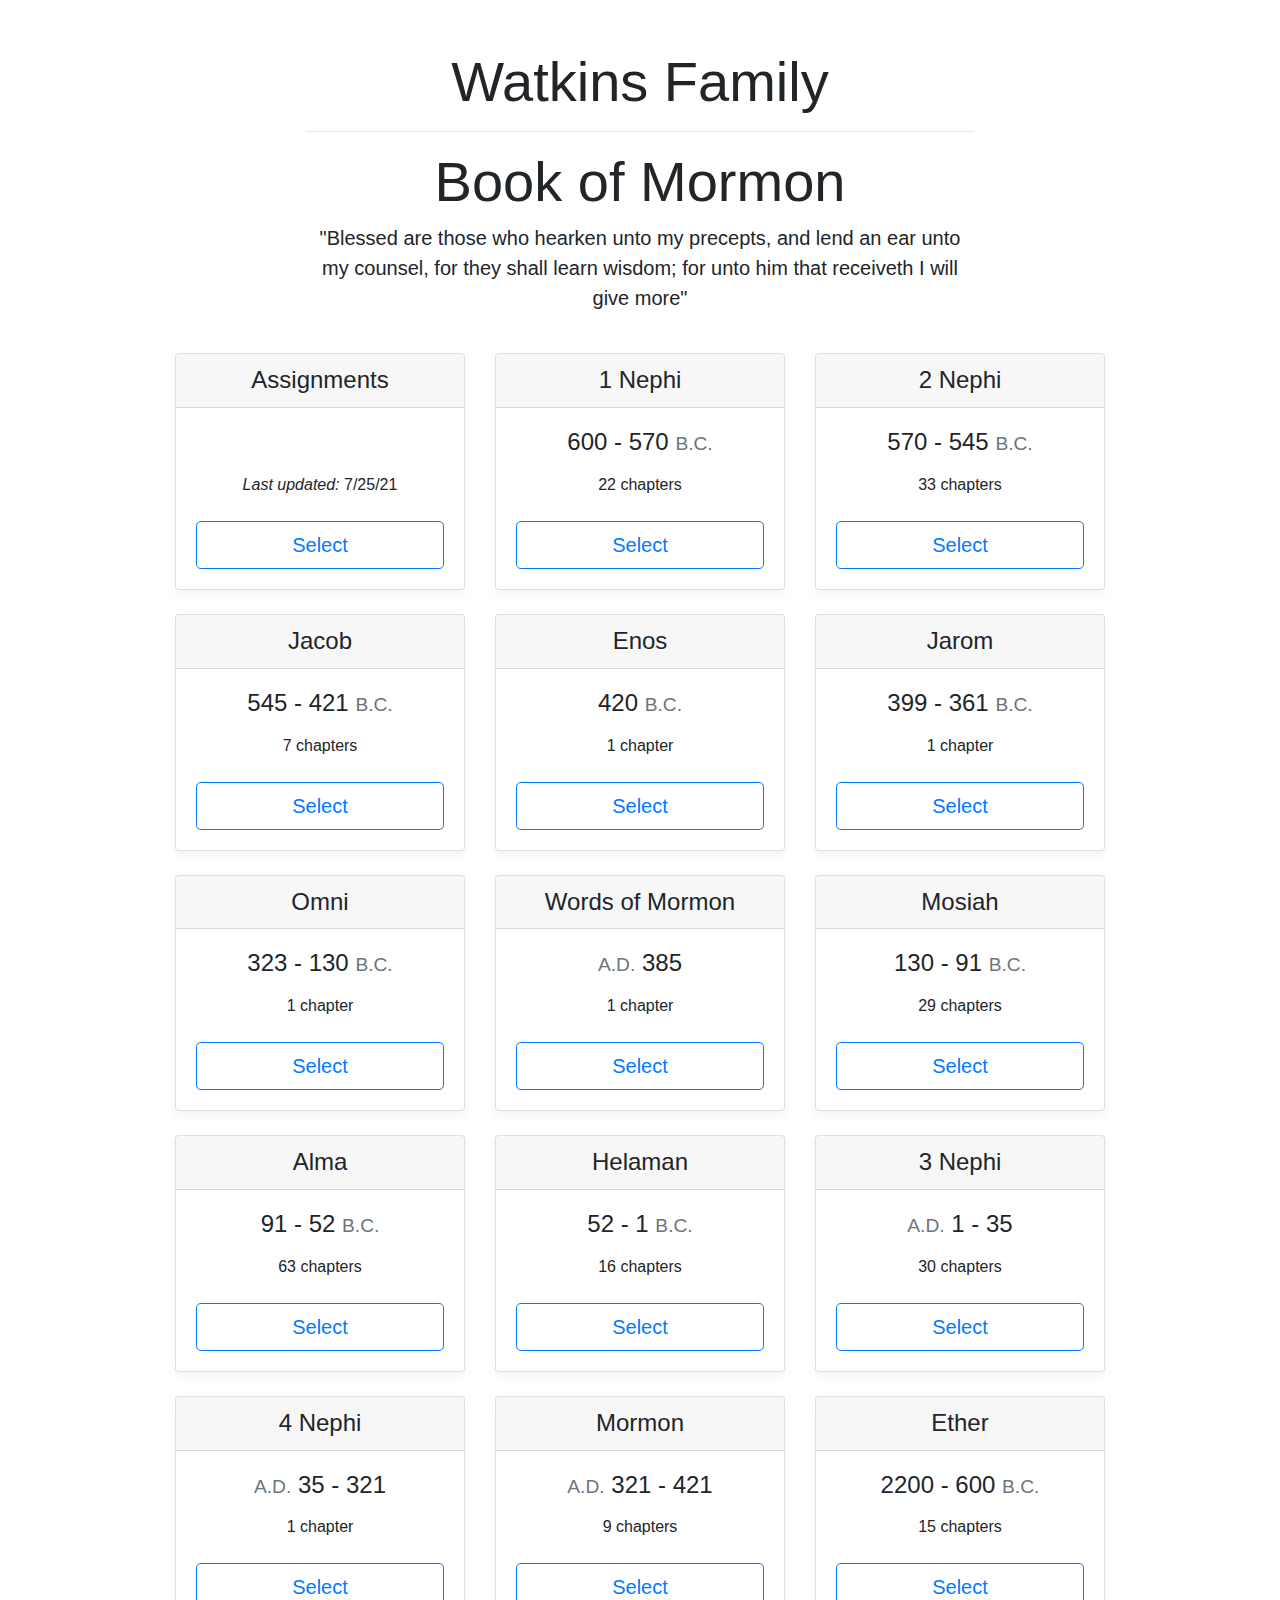
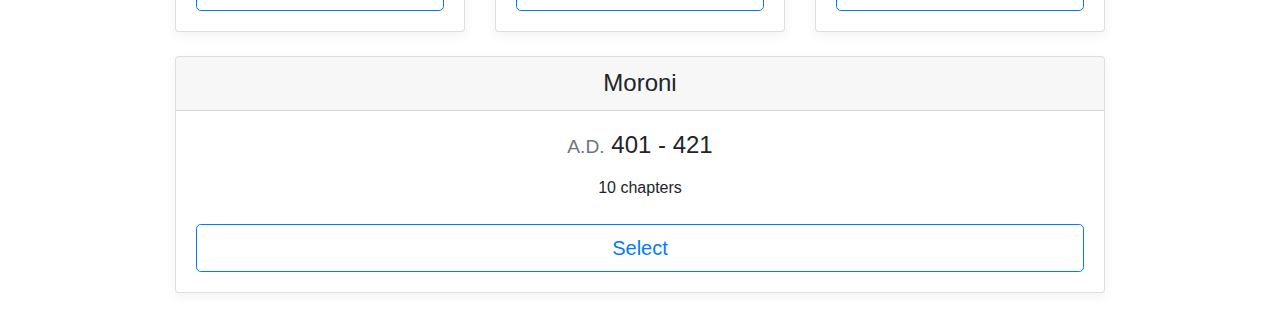
<file: index.html>
<!doctype html>
<html lang="en">
  <head>
    <meta charset="utf-8">
    <meta name="viewport" content="width=device-width, initial-scale=1, shrink-to-fit=no">
    <meta name="description" content="">
    <meta name="author" content="">
    <link rel="icon" href="img/thumbnail.png">
    <title>Watkins - Book of Mormon</title>
    <!-- CSS -->
    <link href="css/bootstrap.min.css" rel="stylesheet">
    <link href="css/main.css" rel="stylesheet">

  </head>

  <body>
    <div class="pricing-header px-3 py-3 pt-md-5 pb-md-4 mx-auto text-center">
      <h1 class="display-4">Watkins Family <hr>Book of Mormon</h1>
      <p class="lead">"Blessed are those who hearken unto my precepts, and lend an ear unto my counsel, for they shall learn wisdom; for unto him that receiveth I will give more"</p>
    </div>
    <div class="container">
      <div class="card-deck mb-3 text-center">
        <div class="card mb-4 box-shadow">
          <div class="card-header">
            <h4 class="my-0 font-weight-normal">Assignments</h4>
          </div>
          <div class="card-body">
            <h4 class="card-title pricing-card-title">&nbsp;</h4>
            <ul class="list-unstyled mt-3 mb-4">
              <li><i>Last updated:</i> 7/25/21</li>
            </ul>
            <a href="assignments.html">
                <button  type="button" class="btn btn-lg btn-block btn-outline-primary">Select</button>
            </a>
          </div>
        </div>
        <div class="card mb-4 box-shadow">
          <div class="card-header">
            <h4 class="my-0 font-weight-normal">1 Nephi</h4>
          </div>
          <div class="card-body">
            <h4 class="card-title pricing-card-title">600 - 570 <small class="text-muted">B.C.</small></h4>
            <ul class="list-unstyled mt-3 mb-4">
              <li>22 chapters</li>
            </ul>
            <a href="chapter-list.html?book=1nephi">
                <button  type="button" class="btn btn-lg btn-block btn-outline-primary">Select</button>
            </a>
          </div>
        </div>
        <div class="card mb-4 box-shadow">
          <div class="card-header">
            <h4 class="my-0 font-weight-normal">2 Nephi</h4>
          </div>
          <div class="card-body">
            <h4 class="card-title pricing-card-title">570 - 545 <small class="text-muted">B.C.</small></h4>
            <ul class="list-unstyled mt-3 mb-4">
              <li>33 chapters</li>
            </ul>
            <a href="chapter-list.html?book=2nephi">
                <button  type="button" class="btn btn-lg btn-block btn-outline-primary">Select</button>
            </a>
        </div>
        </div>
        <div class="card mb-4 box-shadow">
          <div class="card-header">
            <h4 class="my-0 font-weight-normal">Jacob</h4>
          </div>
          <div class="card-body">
            <h4 class="card-title pricing-card-title">545 - 421 <small class="text-muted">B.C.</small></h4>
            <ul class="list-unstyled mt-3 mb-4">
              <li>7 chapters</li>
            </ul>
            <a href="chapter-list.html?book=jacob">
                <button  type="button" class="btn btn-lg btn-block btn-outline-primary">Select</button>
            </a>
        </div>
        </div>
        <div class="card mb-4 box-shadow">
          <div class="card-header">
            <h4 class="my-0 font-weight-normal">Enos</h4>
          </div>
          <div class="card-body">
            <h4 class="card-title pricing-card-title">420 <small class="text-muted">B.C.</small></h4>
            <ul class="list-unstyled mt-3 mb-4">
              <li>1 chapter</li>
            </ul>
            <a href="chapter-list.html?book=enos">
                <button  type="button" class="btn btn-lg btn-block btn-outline-primary">Select</button>
            </a>
        </div>
        </div>
        <div class="card mb-4 box-shadow">
          <div class="card-header">
            <h4 class="my-0 font-weight-normal">Jarom</h4>
          </div>
          <div class="card-body">
            <h4 class="card-title pricing-card-title">399 - 361 <small class="text-muted">B.C.</small></h4>
            <ul class="list-unstyled mt-3 mb-4">
              <li>1 chapter</li>
            </ul>
            <a href="chapter-list.html?book=jarom">
                <button  type="button" class="btn btn-lg btn-block btn-outline-primary">Select</button>
            </a>
         </div>
        </div>
        <div class="card mb-4 box-shadow">
          <div class="card-header">
            <h4 class="my-0 font-weight-normal">Omni</h4>
          </div>
          <div class="card-body">
            <h4 class="card-title pricing-card-title">323 - 130 <small class="text-muted">B.C.</small></h4>
            <ul class="list-unstyled mt-3 mb-4">
              <li>1 chapter</li>
            </ul>
            <a href="chapter-list.html?book=omni">
                <button  type="button" class="btn btn-lg btn-block btn-outline-primary">Select</button>
            </a>
        </div>
        </div>
        <div class="card mb-4 box-shadow">
          <div class="card-header">
            <h4 class="my-0 font-weight-normal">Words of Mormon</h4>
          </div>
          <div class="card-body">
            <h4 class="card-title pricing-card-title"><small class="text-muted">A.D.</small> 385</h4>
            <ul class="list-unstyled mt-3 mb-4">
              <li>1 chapter</li>
            </ul>
            <a href="chapter-list.html?book=wom">
                <button  type="button" class="btn btn-lg btn-block btn-outline-primary">Select</button>
            </a>
        </div>
        </div>
        <div class="card mb-4 box-shadow">
          <div class="card-header">
            <h4 class="my-0 font-weight-normal">Mosiah</h4>
          </div>
          <div class="card-body">
            <h4 class="card-title pricing-card-title">130 - 91 <small class="text-muted">B.C.</small></h4>
            <ul class="list-unstyled mt-3 mb-4">
              <li>29 chapters</li>
            </ul>
            <a href="chapter-list.html?book=mosiah">
                <button  type="button" class="btn btn-lg btn-block btn-outline-primary">Select</button>
            </a>
        </div>
        </div>
        <div class="card mb-4 box-shadow">
          <div class="card-header">
            <h4 class="my-0 font-weight-normal">Alma</h4>
          </div>
          <div class="card-body">
            <h4 class="card-title pricing-card-title">91 - 52 <small class="text-muted">B.C.</small></h4>
            <ul class="list-unstyled mt-3 mb-4">
              <li>63 chapters</li>
            </ul>
            <a href="chapter-list.html?book=alma">
                <button  type="button" class="btn btn-lg btn-block btn-outline-primary">Select</button>
            </a>
        </div>
        </div>
        <div class="card mb-4 box-shadow">
          <div class="card-header">
            <h4 class="my-0 font-weight-normal">Helaman</h4>
          </div>
          <div class="card-body">
            <h4 class="card-title pricing-card-title">52 - 1 <small class="text-muted">B.C.</small></h4>
            <ul class="list-unstyled mt-3 mb-4">
              <li>16 chapters</li>
            </ul>
            <a href="chapter-list.html?book=helaman">
                <button  type="button" class="btn btn-lg btn-block btn-outline-primary">Select</button>
            </a>
        </div>
        </div>
        <div class="card mb-4 box-shadow">
          <div class="card-header">
            <h4 class="my-0 font-weight-normal">3 Nephi</h4>
          </div>
          <div class="card-body">
            <h4 class="card-title pricing-card-title"><small class="text-muted">A.D.</small> 1 - 35</h4>
            <ul class="list-unstyled mt-3 mb-4">
              <li>30 chapters</li>
            </ul>
            <a href="chapter-list.html?book=3nephi">
                <button  type="button" class="btn btn-lg btn-block btn-outline-primary">Select</button>
            </a>
        </div>
        </div>
        <div class="card mb-4 box-shadow">
          <div class="card-header">
            <h4 class="my-0 font-weight-normal">4 Nephi</h4>
          </div>
          <div class="card-body">
            <h4 class="card-title pricing-card-title"><small class="text-muted">A.D.</small> 35 - 321 </h4>
            <ul class="list-unstyled mt-3 mb-4">
              <li>1 chapter</li>
            </ul>
            <a href="chapter-list.html?book=4nephi">
                <button  type="button" class="btn btn-lg btn-block btn-outline-primary">Select</button>
            </a>
        </div>
        </div>
        <div class="card mb-4 box-shadow">
          <div class="card-header">
            <h4 class="my-0 font-weight-normal">Mormon</h4>
          </div>
          <div class="card-body">
              <h4 class="card-title pricing-card-title"><small class="text-muted">A.D.</small> 321 - 421 </h4>
            <ul class="list-unstyled mt-3 mb-4">
              <li>9 chapters</li>
            </ul>
            <a href="chapter-list.html?book=mormon">
                <button  type="button" class="btn btn-lg btn-block btn-outline-primary">Select</button>
            </a>
        </div>
        </div>
        <div class="card mb-4 box-shadow">
          <div class="card-header">
            <h4 class="my-0 font-weight-normal">Ether</h4>
          </div>
          <div class="card-body">
              <h4 class="card-title pricing-card-title">2200 - 600 <small class="text-muted">B.C.</small></h4>
            <ul class="list-unstyled mt-3 mb-4">
              <li>15 chapters</li>
            </ul>
            <a href="chapter-list.html?book=ether">
                <button  type="button" class="btn btn-lg btn-block btn-outline-primary">Select</button>
            </a>
        </div>
        </div>
        <div class="card mb-4 box-shadow">
          <div class="card-header">
            <h4 class="my-0 font-weight-normal">Moroni</h4>
          </div>
          <div class="card-body">
              <h4 class="card-title pricing-card-title"><small class="text-muted">A.D.</small> 401 - 421 </h4>
            <ul class="list-unstyled mt-3 mb-4">
              <li>10 chapters</li>
            </ul>
            <a href="chapter-list.html?book=moroni">
                <button  type="button" class="btn btn-lg btn-block btn-outline-primary">Select</button>
            </a>
        </div>
        </div>

        <!--div class="card mb-4 box-shadow">
          <div class="card-header">
            <h4 class="my-0 font-weight-normal">Key People and Places<br><br></h4>
          </div>
          <div class="card-body">
            <ul class="list-unstyled mt-3 mb-4">
              <li>9 chapters</li>
            </ul>
              <br>
              <a href="profiles.html">
                  <button  type="button" class="btn btn-lg btn-block btn-outline-primary">Select</button>
              </a>
          </div>
        </div>

        <div class="card mb-4 box-shadow">
          <div class="card-header">
            <h4 class="my-0 font-weight-normal">Timelines<br><br></h4>
          </div>
          <div class="card-body">
            <ul class="list-unstyled mt-3 mb-4">
              <li>15 chapters</li>
            </ul>
            <br>
            <a href="chapter-list.html?book=time">
                <button  type="button" class="btn btn-lg btn-block btn-outline-primary">Select</button>
            </a>
        </div>
        </div>

        <div class="card mb-4 box-shadow">
          <div class="card-header">
            <h4 class="my-0 font-weight-normal">Testimony of <br>Joseph Smith</h4>
          </div>
          <div class="card-body">
            <ul class="list-unstyled mt-3 mb-4">
              <li>7 chapters</li>
            </ul>
            <br>
            <a href="chapter-list.html?book=test">
                <button  type="button" class="btn btn-lg btn-block btn-outline-primary">Select</button>
            </a>
        </div>
      </div-->

      </div>

      <!--div class="row mb-2">
      <div class="col-md-6">
        <div class="row no-gutters border rounded overflow-hidden flex-md-row mb-4 shadow-sm h-md-250 position-relative">
          <div class="col p-4 d-flex flex-column position-static">
            <strong class="d-inline-block mb-2 text-primary">World</strong>
            <h3 class="mb-0">Featured post</h3>
            <div class="mb-1 text-muted">Nov 12</div>
            <p class="card-text mb-auto">This is a wider card with supporting text below as a natural lead-in to additional content.</p>
            <a href="#" class="stretched-link">Continue reading</a>
          </div>
          <div class="col-auto d-none d-lg-block">
            <svg class="bd-placeholder-img" width="200" height="250" xmlns="http://www.w3.org/2000/svg" preserveAspectRatio="xMidYMid slice" focusable="false" role="img" aria-label="Placeholder: Thumbnail"><title>Placeholder</title><rect width="100%" height="100%" fill="#55595c"></rect><text x="50%" y="50%" fill="#eceeef" dy=".3em">Thumbnail</text></svg>
          </div>
        </div>
      </div>
      <div class="col-md-6">
        <div class="row no-gutters border rounded overflow-hidden flex-md-row mb-4 shadow-sm h-md-250 position-relative">
          <div class="col p-4 d-flex flex-column position-static">
            <strong class="d-inline-block mb-2 text-success">Design</strong>
            <h3 class="mb-0">Post title</h3>
            <div class="mb-1 text-muted">Nov 11</div>
            <p class="mb-auto">This is a wider card with supporting text below as a natural lead-in to additional content.</p>
            <a href="#" class="stretched-link">Continue reading</a>
          </div>
          <div class="col-auto d-none d-lg-block">
            <svg class="bd-placeholder-img" width="200" height="250" xmlns="http://www.w3.org/2000/svg" preserveAspectRatio="xMidYMid slice" focusable="false" role="img" aria-label="Placeholder: Thumbnail"><title>Placeholder</title><rect width="100%" height="100%" fill="#55595c"></rect><text x="50%" y="50%" fill="#eceeef" dy=".3em">Thumbnail</text></svg>
          </div>
        </div>
      </div>
    </div-->
    </div>


  </body>
</html>
</file>
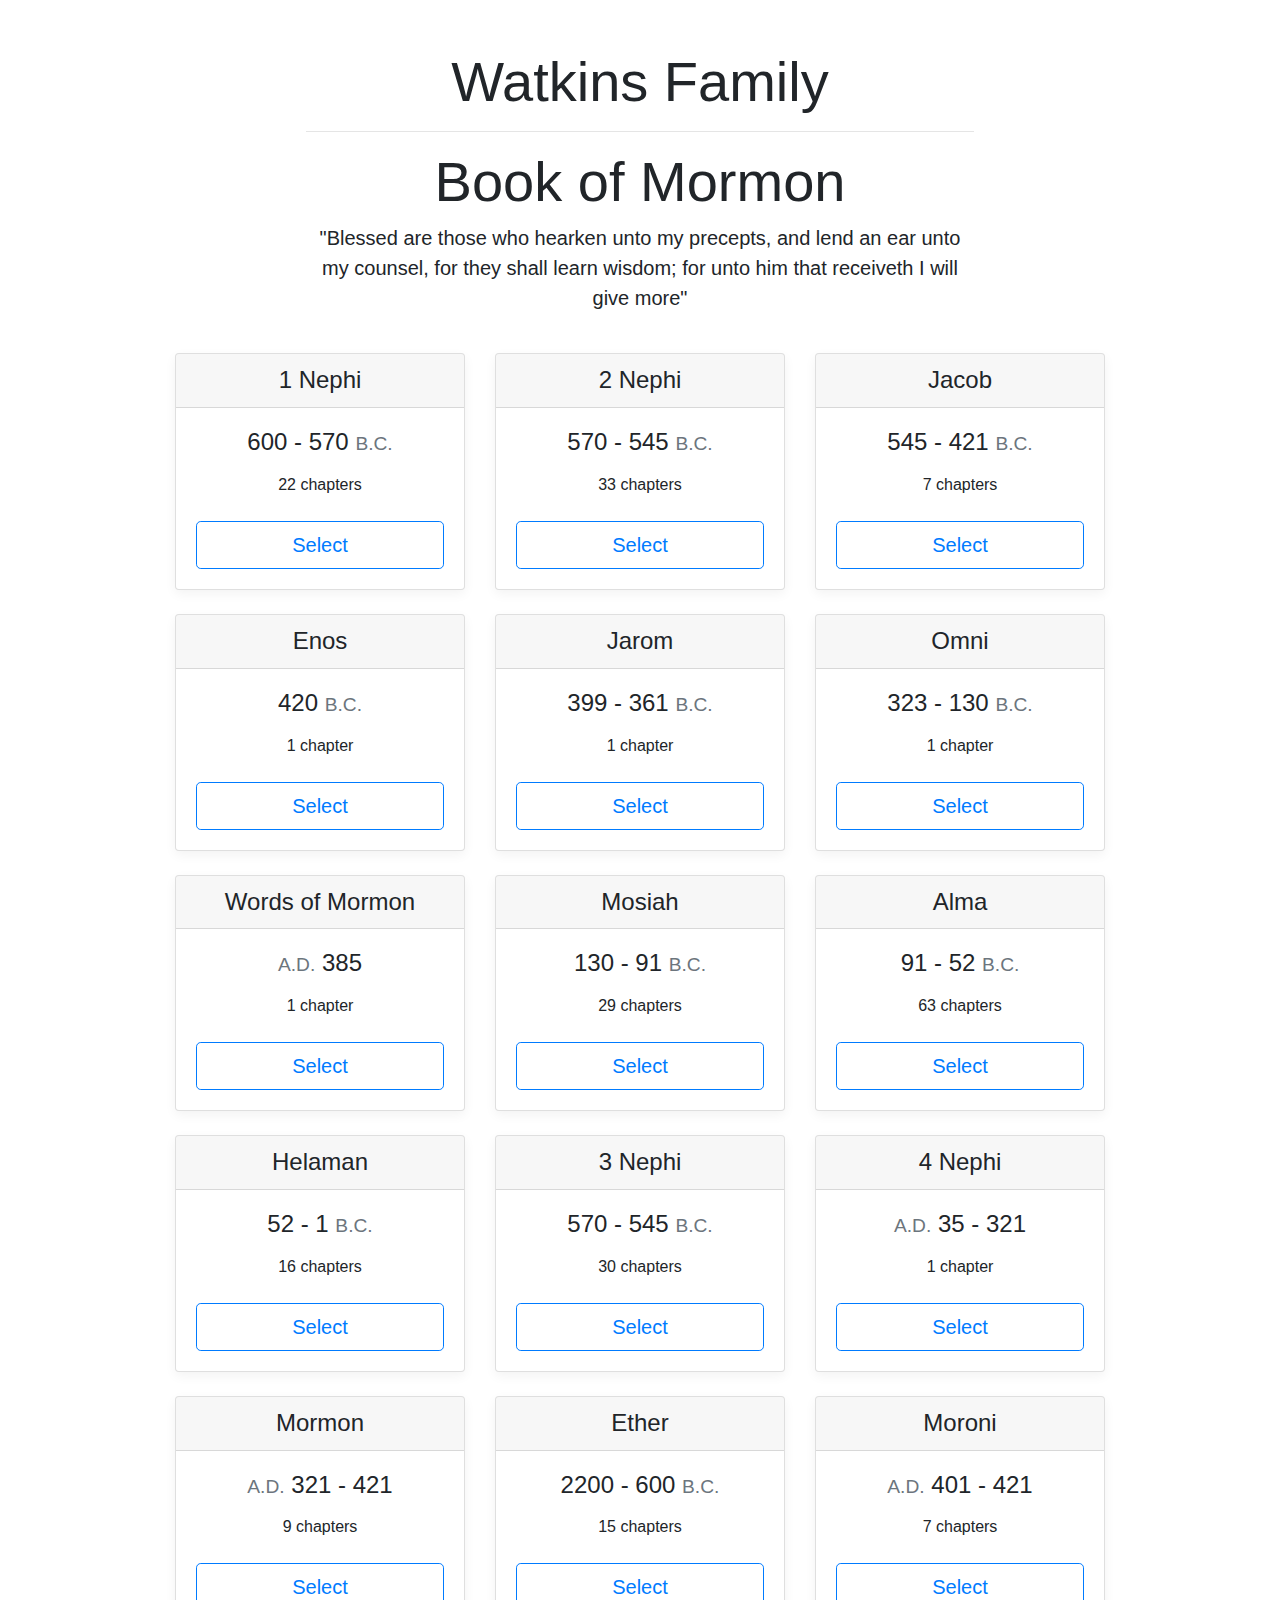
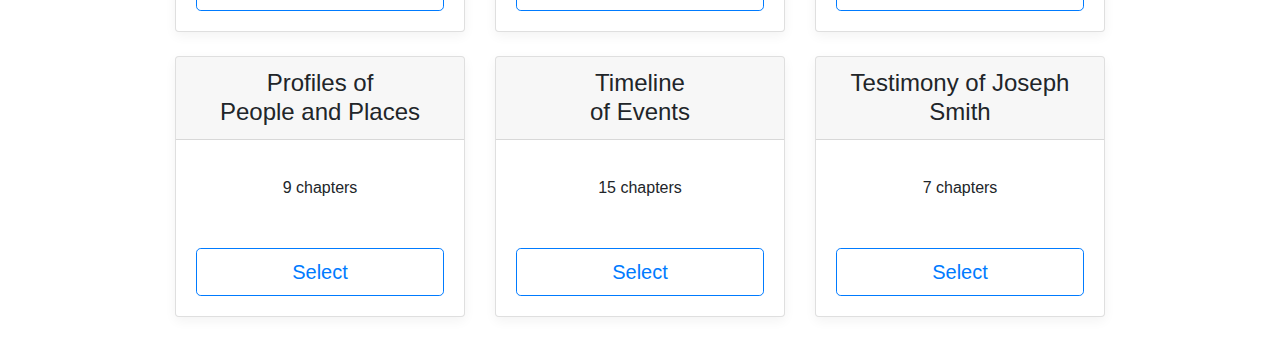
<file: main.html>
<!doctype html>
<html lang="en">
  <head>
    <meta charset="utf-8">
    <meta name="viewport" content="width=device-width, initial-scale=1, shrink-to-fit=no">
    <meta name="description" content="">
    <meta name="author" content="">
    <link rel="icon" href="img/thumbnail.png">
    <title>Watkins - Book of Mormon</title>
    <!-- CSS -->
    <link href="css/bootstrap.min.css" rel="stylesheet">
    <link href="css/main.css" rel="stylesheet">
  </head>

  <body>
    <div class="pricing-header px-3 py-3 pt-md-5 pb-md-4 mx-auto text-center">
      <h1 class="display-4">Watkins Family <hr>Book of Mormon</h1>
      <p class="lead">"Blessed are those who hearken unto my precepts, and lend an ear unto my counsel, for they shall learn wisdom; for unto him that receiveth I will give more"</p>
    </div>
    <div class="container">
      <div class="card-deck mb-3 text-center">
        <div class="card mb-4 box-shadow">
          <div class="card-header">
            <h4 class="my-0 font-weight-normal">1 Nephi</h4>
          </div>
          <div class="card-body">
            <h4 class="card-title pricing-card-title">600 - 570 <small class="text-muted">B.C.</small></h4>
            <ul class="list-unstyled mt-3 mb-4">
              <li>22 chapters</li>
            </ul>
            <a href="/content?selection=1nephi">
                <button  type="button" class="btn btn-lg btn-block btn-outline-primary">Select</button>
            </a>
          </div>
        </div>
        <div class="card mb-4 box-shadow">
          <div class="card-header">
            <h4 class="my-0 font-weight-normal">2 Nephi</h4>
          </div>
          <div class="card-body">
            <h4 class="card-title pricing-card-title">570 - 545 <small class="text-muted">B.C.</small></h4>
            <ul class="list-unstyled mt-3 mb-4">
              <li>33 chapters</li>
            </ul>
            <a href="/content?selection=2nephi">
                <button  type="button" class="btn btn-lg btn-block btn-outline-primary">Select</button>
            </a>
        </div>
        </div>
        <div class="card mb-4 box-shadow">
          <div class="card-header">
            <h4 class="my-0 font-weight-normal">Jacob</h4>
          </div>
          <div class="card-body">
            <h4 class="card-title pricing-card-title">545 - 421 <small class="text-muted">B.C.</small></h4>
            <ul class="list-unstyled mt-3 mb-4">
              <li>7 chapters</li>
            </ul>
            <a href="/content?selection=jacob">
                <button  type="button" class="btn btn-lg btn-block btn-outline-primary">Select</button>
            </a>
        </div>
        </div>
        <div class="card mb-4 box-shadow">
          <div class="card-header">
            <h4 class="my-0 font-weight-normal">Enos</h4>
          </div>
          <div class="card-body">
            <h4 class="card-title pricing-card-title">420 <small class="text-muted">B.C.</small></h4>
            <ul class="list-unstyled mt-3 mb-4">
              <li>1 chapter</li>
            </ul>
            <a href="/content?selection=enos">
                <button  type="button" class="btn btn-lg btn-block btn-outline-primary">Select</button>
            </a>
        </div>
        </div>
        <div class="card mb-4 box-shadow">
          <div class="card-header">
            <h4 class="my-0 font-weight-normal">Jarom</h4>
          </div>
          <div class="card-body">
            <h4 class="card-title pricing-card-title">399 - 361 <small class="text-muted">B.C.</small></h4>
            <ul class="list-unstyled mt-3 mb-4">
              <li>1 chapter</li>
            </ul>
            <a href="/content?selection=jarom">
                <button  type="button" class="btn btn-lg btn-block btn-outline-primary">Select</button>
            </a>
         </div>
        </div>
        <div class="card mb-4 box-shadow">
          <div class="card-header">
            <h4 class="my-0 font-weight-normal">Omni</h4>
          </div>
          <div class="card-body">
            <h4 class="card-title pricing-card-title">323 - 130 <small class="text-muted">B.C.</small></h4>
            <ul class="list-unstyled mt-3 mb-4">
              <li>1 chapter</li>
            </ul>
            <a href="/content?selection=omni">
                <button  type="button" class="btn btn-lg btn-block btn-outline-primary">Select</button>
            </a>
        </div>
        </div>
        <div class="card mb-4 box-shadow">
          <div class="card-header">
            <h4 class="my-0 font-weight-normal">Words of Mormon</h4>
          </div>
          <div class="card-body">
            <h4 class="card-title pricing-card-title"><small class="text-muted">A.D.</small> 385</h4>
            <ul class="list-unstyled mt-3 mb-4">
              <li>1 chapter</li>
            </ul>
            <a href="/content?selection=wom">
                <button  type="button" class="btn btn-lg btn-block btn-outline-primary">Select</button>
            </a>
        </div>
        </div>
        <div class="card mb-4 box-shadow">
          <div class="card-header">
            <h4 class="my-0 font-weight-normal">Mosiah</h4>
          </div>
          <div class="card-body">
            <h4 class="card-title pricing-card-title">130 - 91 <small class="text-muted">B.C.</small></h4>
            <ul class="list-unstyled mt-3 mb-4">
              <li>29 chapters</li>
            </ul>
            <a href="/content?selection=mosiah">
                <button  type="button" class="btn btn-lg btn-block btn-outline-primary">Select</button>
            </a>
        </div>
        </div>
        <div class="card mb-4 box-shadow">
          <div class="card-header">
            <h4 class="my-0 font-weight-normal">Alma</h4>
          </div>
          <div class="card-body">
            <h4 class="card-title pricing-card-title">91 - 52 <small class="text-muted">B.C.</small></h4>
            <ul class="list-unstyled mt-3 mb-4">
              <li>63 chapters</li>
            </ul>
            <a href="/content?selection=alma">
                <button  type="button" class="btn btn-lg btn-block btn-outline-primary">Select</button>
            </a>
        </div>
        </div>
        <div class="card mb-4 box-shadow">
          <div class="card-header">
            <h4 class="my-0 font-weight-normal">Helaman</h4>
          </div>
          <div class="card-body">
            <h4 class="card-title pricing-card-title">52 - 1 <small class="text-muted">B.C.</small></h4>
            <ul class="list-unstyled mt-3 mb-4">
              <li>16 chapters</li>
            </ul>
            <a href="/content?selection=helaman">
                <button  type="button" class="btn btn-lg btn-block btn-outline-primary">Select</button>
            </a>
        </div>
        </div>
        <div class="card mb-4 box-shadow">
          <div class="card-header">
            <h4 class="my-0 font-weight-normal">3 Nephi</h4>
          </div>
          <div class="card-body">
            <h4 class="card-title pricing-card-title">570 - 545 <small class="text-muted">B.C.</small></h4>
            <ul class="list-unstyled mt-3 mb-4">
              <li>30 chapters</li>
            </ul>
            <a href="/content?selection=3nephi">
                <button  type="button" class="btn btn-lg btn-block btn-outline-primary">Select</button>
            </a>
        </div>
        </div>
        <div class="card mb-4 box-shadow">
          <div class="card-header">
            <h4 class="my-0 font-weight-normal">4 Nephi</h4>
          </div>
          <div class="card-body">
            <h4 class="card-title pricing-card-title"><small class="text-muted">A.D.</small> 35 - 321 </h4>
            <ul class="list-unstyled mt-3 mb-4">
              <li>1 chapter</li>
            </ul>
            <a href="/content?selection=4nephi">
                <button  type="button" class="btn btn-lg btn-block btn-outline-primary">Select</button>
            </a>
        </div>
        </div>
        <div class="card mb-4 box-shadow">
          <div class="card-header">
            <h4 class="my-0 font-weight-normal">Mormon</h4>
          </div>
          <div class="card-body">
              <h4 class="card-title pricing-card-title"><small class="text-muted">A.D.</small> 321 - 421 </h4>
            <ul class="list-unstyled mt-3 mb-4">
              <li>9 chapters</li>
            </ul>
            <a href="/content?selection=mormon">
                <button  type="button" class="btn btn-lg btn-block btn-outline-primary">Select</button>
            </a>
        </div>
        </div>
        <div class="card mb-4 box-shadow">
          <div class="card-header">
            <h4 class="my-0 font-weight-normal">Ether</h4>
          </div>
          <div class="card-body">
              <h4 class="card-title pricing-card-title">2200 - 600 <small class="text-muted">B.C.</small></h4>
            <ul class="list-unstyled mt-3 mb-4">
              <li>15 chapters</li>
            </ul>
            <a href="/content?selection=ether">
                <button  type="button" class="btn btn-lg btn-block btn-outline-primary">Select</button>
            </a>
        </div>
        </div>
        <div class="card mb-4 box-shadow">
          <div class="card-header">
            <h4 class="my-0 font-weight-normal">Moroni</h4>
          </div>
          <div class="card-body">
              <h4 class="card-title pricing-card-title"><small class="text-muted">A.D.</small> 401 - 421 </h4>
            <ul class="list-unstyled mt-3 mb-4">
              <li>7 chapters</li>
            </ul>
            <a href="/content?selection=moroni">
                <button  type="button" class="btn btn-lg btn-block btn-outline-primary">Select</button>
            </a>
        </div>
        </div>
        <div class="card mb-4 box-shadow">
          <div class="card-header">
            <h4 class="my-0 font-weight-normal">Profiles of <br>People and Places</h4>
          </div>
          <div class="card-body">
            <ul class="list-unstyled mt-3 mb-4">
              <li>9 chapters</li>
            </ul>
              <br>
              <a href="/content?selection=pro">
                  <button  type="button" class="btn btn-lg btn-block btn-outline-primary">Select</button>
              </a>
          </div>
        </div>
        <div class="card mb-4 box-shadow">
          <div class="card-header">
            <h4 class="my-0 font-weight-normal">Timeline<br>of Events</h4>
          </div>
          <div class="card-body">
            <ul class="list-unstyled mt-3 mb-4">
              <li>15 chapters</li>
            </ul>
            <br>
            <a href="/content?selection=time">
                <button  type="button" class="btn btn-lg btn-block btn-outline-primary">Select</button>
            </a>
        </div>
        </div>
        <div class="card mb-4 box-shadow">
          <div class="card-header">
            <h4 class="my-0 font-weight-normal">Testimony of Joseph Smith</h4>
          </div>
          <div class="card-body">
            <ul class="list-unstyled mt-3 mb-4">
              <li>7 chapters</li>
            </ul>
            <br>
            <a href="/content?selection=test">
                <button  type="button" class="btn btn-lg btn-block btn-outline-primary">Select</button>
            </a>
        </div>
        </div>
      </div>
    </div>

  </body>
</html>
</file>
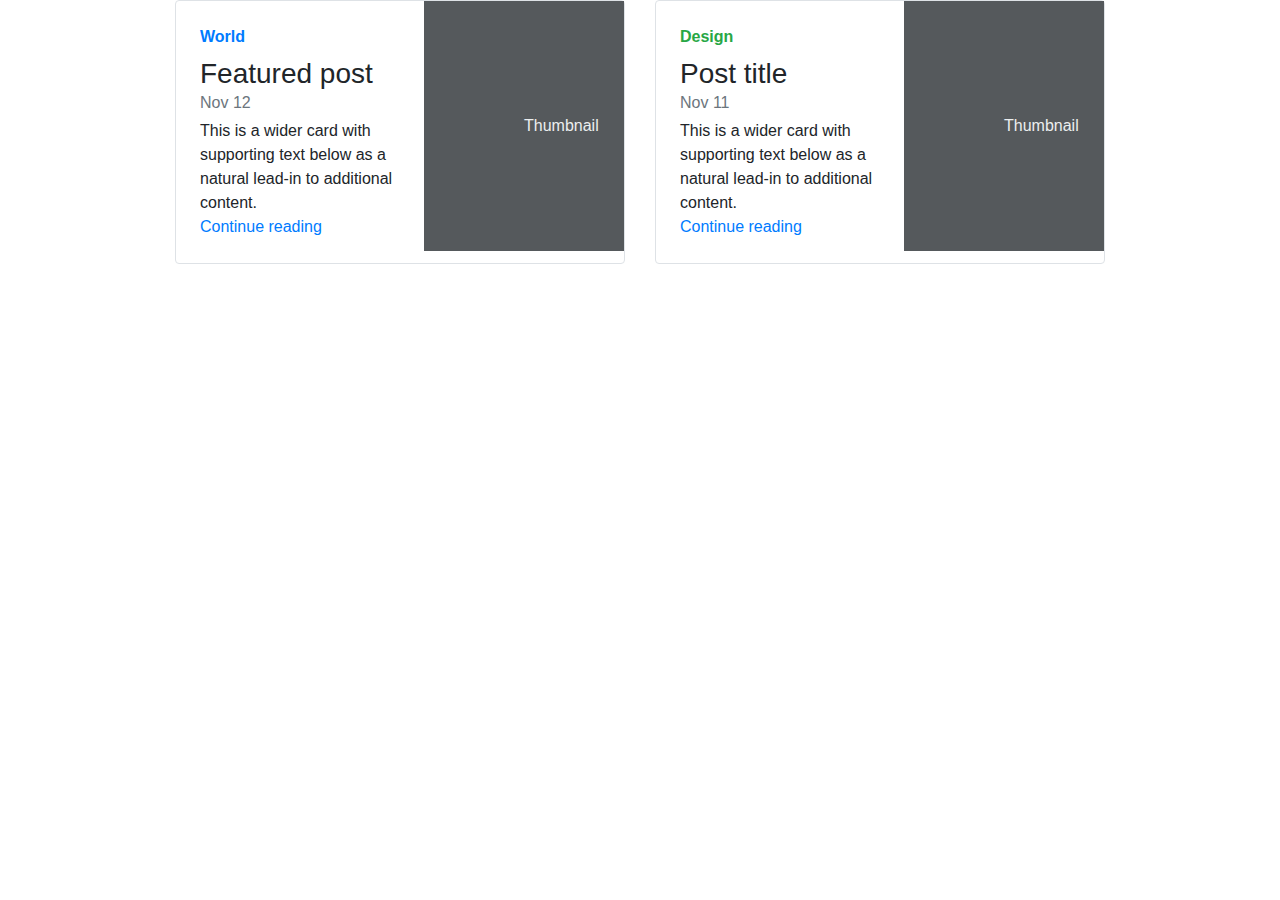
<file: people.html>
<!doctype html>
<html lang="en">
  <head>
    <meta charset="utf-8">
    <meta name="viewport" content="width=device-width, initial-scale=1, shrink-to-fit=no">
    <meta name="description" content="">
    <meta name="author" content="">
    <link rel="icon" href="img/thumbnail.png">
    <title>Watkins - Book of Mormon</title>
    <!-- CSS -->
    <link href="css/bootstrap.min.css" rel="stylesheet">
    <link href="css/main.css" rel="stylesheet">
  </head>

  <body>
    <div class="container">

      <div class="row mb-2">
      <div class="col-md-6">
        <div class="row no-gutters border rounded overflow-hidden flex-md-row mb-4 shadow-sm h-md-250 position-relative">
          <div class="col p-4 d-flex flex-column position-static">
            <strong class="d-inline-block mb-2 text-primary">World</strong>
            <h3 class="mb-0">Featured post</h3>
            <div class="mb-1 text-muted">Nov 12</div>
            <p class="card-text mb-auto">This is a wider card with supporting text below as a natural lead-in to additional content.</p>
            <a href="#" class="stretched-link">Continue reading</a>
          </div>
          <div class="col-auto d-none d-lg-block">
            <svg class="bd-placeholder-img" width="200" height="250" xmlns="http://www.w3.org/2000/svg" preserveAspectRatio="xMidYMid slice" focusable="false" role="img" aria-label="Placeholder: Thumbnail"><title>Placeholder</title><rect width="100%" height="100%" fill="#55595c"></rect><text x="50%" y="50%" fill="#eceeef" dy=".3em">Thumbnail</text></svg>
          </div>
        </div>
      </div>
      <div class="col-md-6">
        <div class="row no-gutters border rounded overflow-hidden flex-md-row mb-4 shadow-sm h-md-250 position-relative">
          <div class="col p-4 d-flex flex-column position-static">
            <strong class="d-inline-block mb-2 text-success">Design</strong>
            <h3 class="mb-0">Post title</h3>
            <div class="mb-1 text-muted">Nov 11</div>
            <p class="mb-auto">This is a wider card with supporting text below as a natural lead-in to additional content.</p>
            <a href="#" class="stretched-link">Continue reading</a>
          </div>
          <div class="col-auto d-none d-lg-block">
            <svg class="bd-placeholder-img" width="200" height="250" xmlns="http://www.w3.org/2000/svg" preserveAspectRatio="xMidYMid slice" focusable="false" role="img" aria-label="Placeholder: Thumbnail"><title>Placeholder</title><rect width="100%" height="100%" fill="#55595c"></rect><text x="50%" y="50%" fill="#eceeef" dy=".3em">Thumbnail</text></svg>
          </div>
        </div>
      </div>
    </div>
    </div>


  </body>
</html>
</file>
<file: css/main.css>
html {
  font-size: 14px;
}
@media (min-width: 768px) {
  html {
    font-size: 16px;
  }
}

.container {
  max-width: 960px;
}

.pricing-header {
  max-width: 700px;
}

.card-deck .card {
  min-width: 220px;
}

.border-top { border-top: 1px solid #e5e5e5; }
.border-bottom { border-bottom: 1px solid #e5e5e5; }

.box-shadow { box-shadow: 0 .25rem .75rem rgba(0, 0, 0, .05); }

a:link {
  text-decoration: none;
}
</file>
